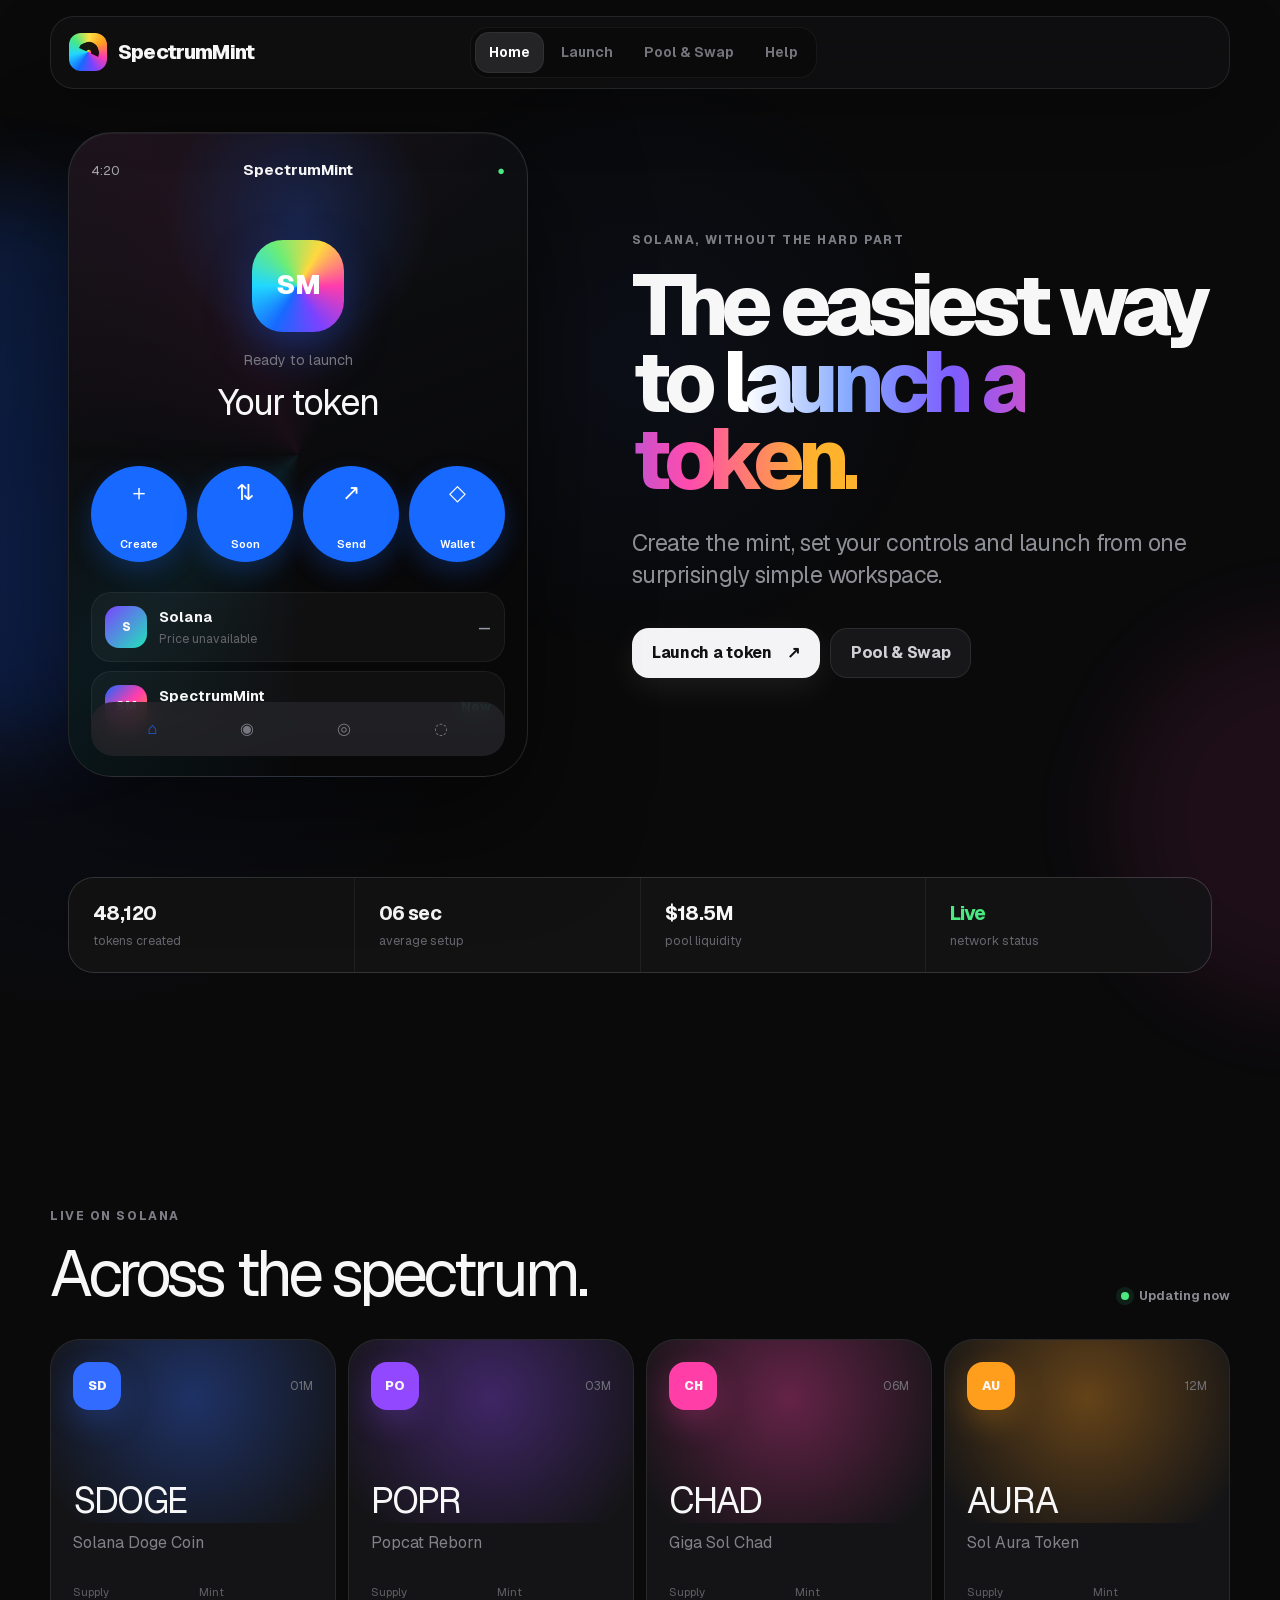
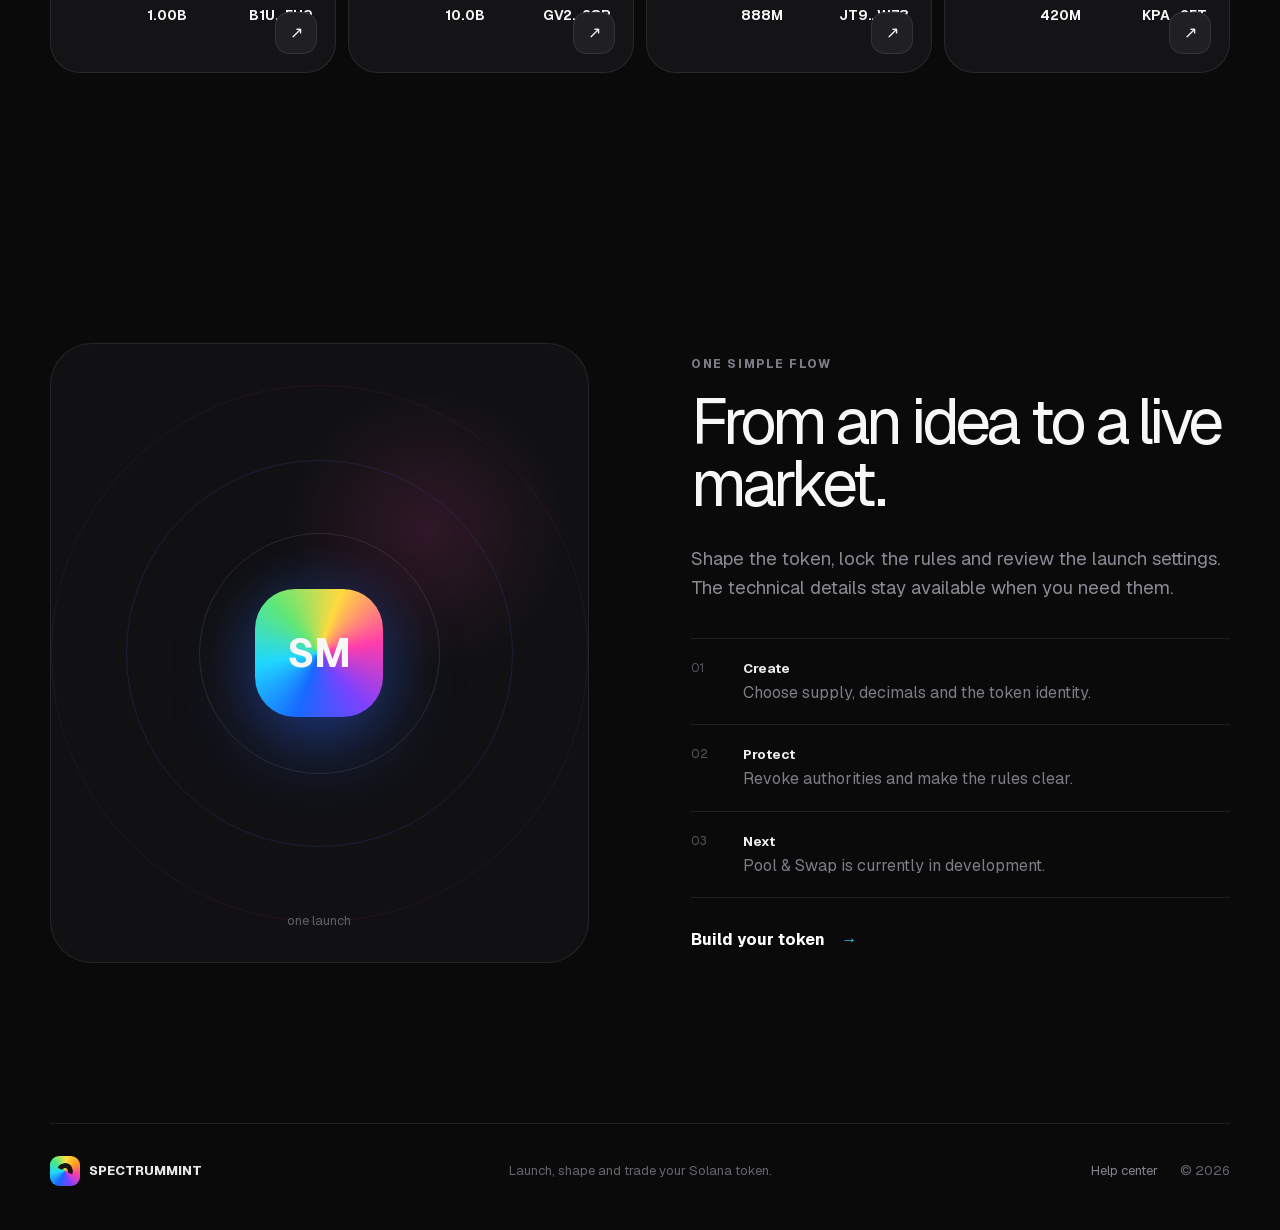
<file: index.htm>
<!doctype html>
<html lang="en" class="dark"><head><meta charset="UTF-8"><meta name="viewport" content="width=device-width, initial-scale=1.0"><title>SpectrumMint — Launch on Solana</title><meta name="description" content="Configure token profiles and explore the SpectrumMint trading simulation."><link rel="icon" href="favicon.svg">  <script type="module" crossorigin="" src="assets/index-CI8kUnfB.js"></script>
  <link rel="stylesheet" crossorigin="" href="assets/index-BdufJHDx.css">
</head><body class="__variable_geist_0tvmz3h __variable_geist_mono_1diim1n antialiased"><div id="root"></div></body></html>
</file>
